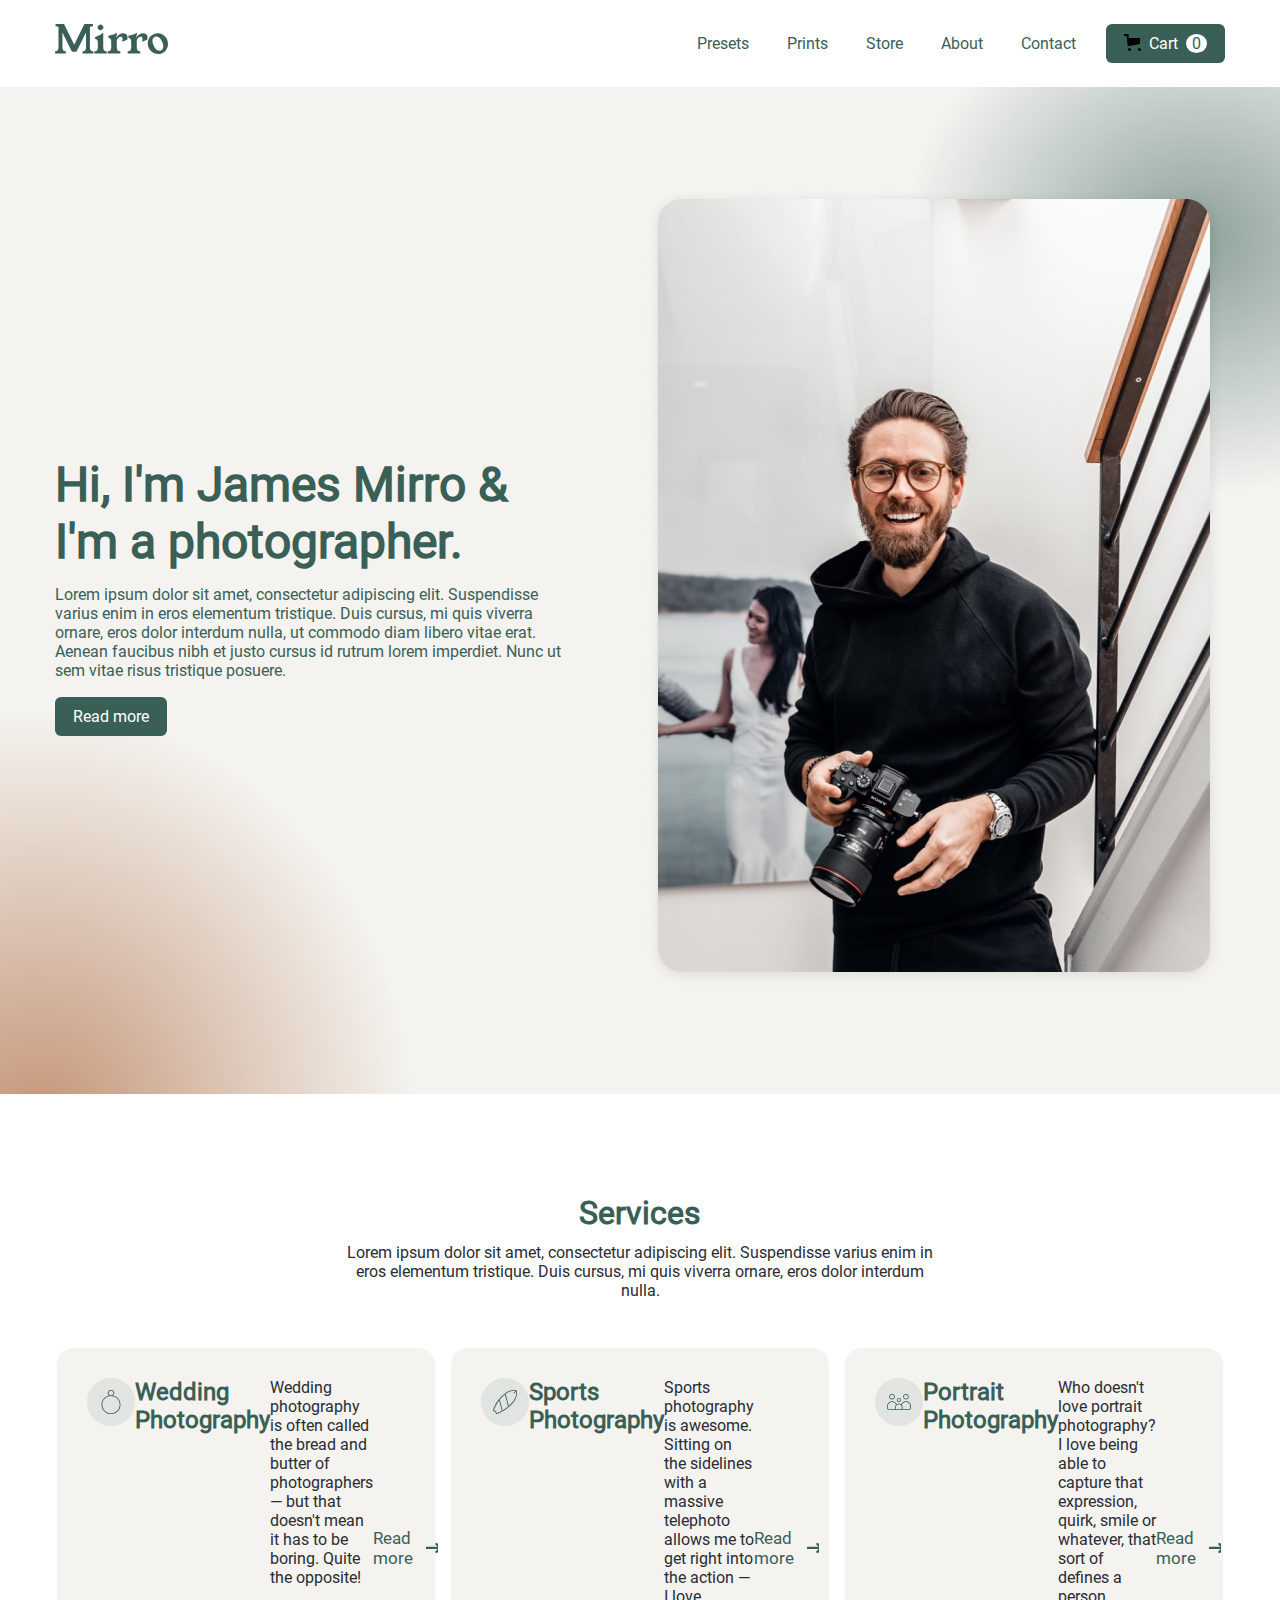
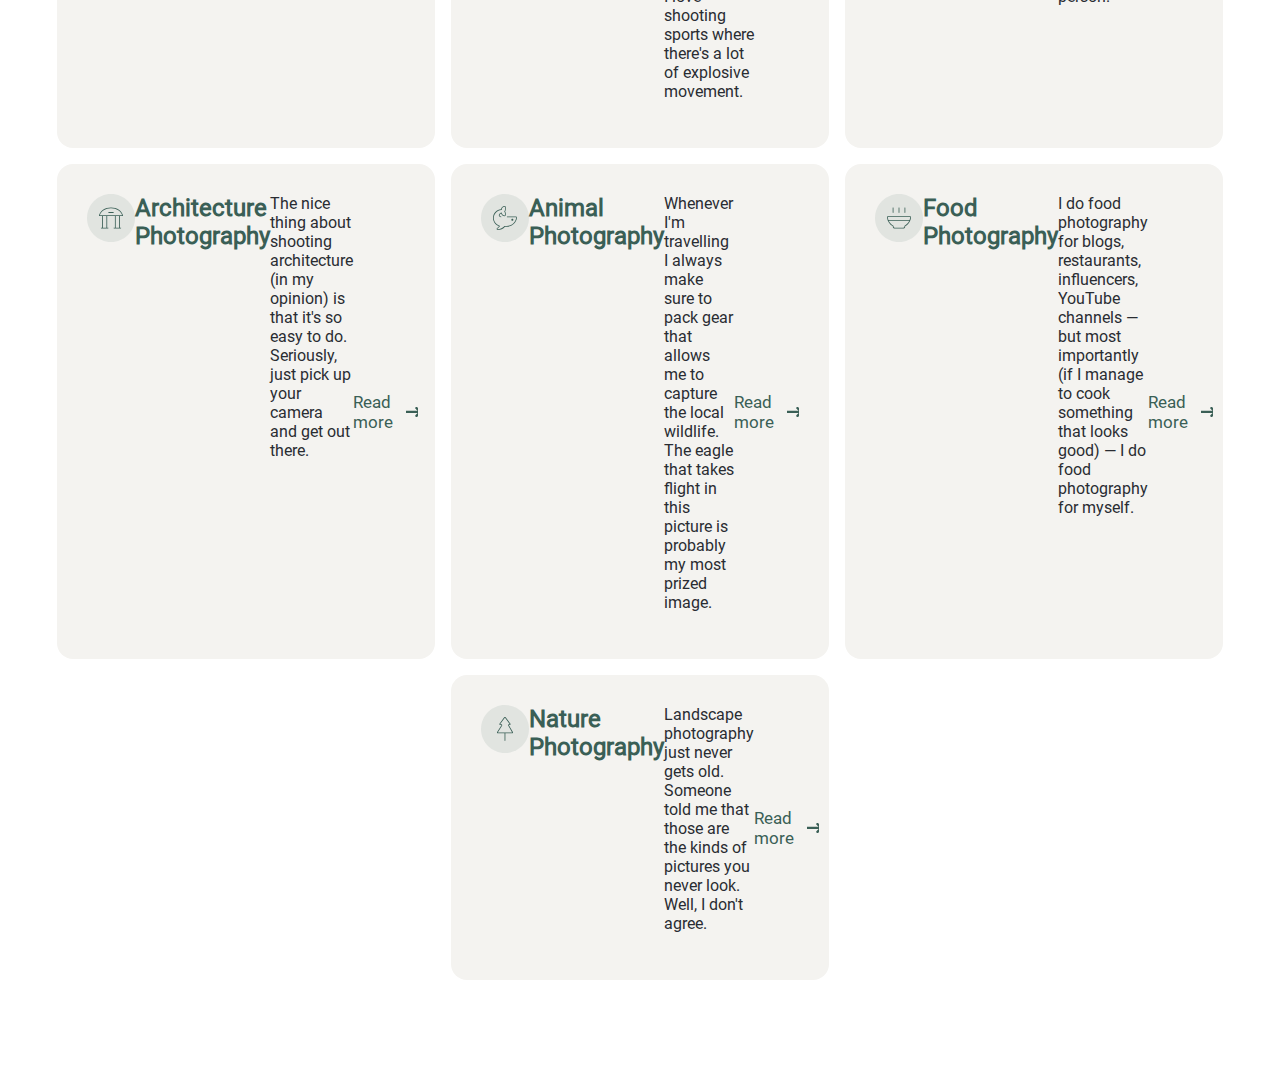
<file: photograph/photograph/photograph/photograph/index.html>
<!DOCTYPE html>
<html lang="en">
<head>
    <meta charset="UTF-8">
    <meta name="viewport" content="width=device-width, initial-scale=1.0">
    <link rel="stylesheet" href="./assets/css/style.css">
    <title>Mirro</title>
</head>
<body>
    <header class="header">
       <div class="conteiner">
          <div class="header__wrap">
           <div class="header__logo">
            <img src="./assets/img/Combined-Shape.svg" alt="logo">
          </div>
          <div class="header__box">
            <nav class="header__nav">
                <ul class="header__menu">
                    <li class="header__item">
                       <a href="#" class="header__link">Presets</a>
                    </li>
                    <li class="header__item">
                        <a href="#" class="header__link">Prints</a>
                     </li> 
                     <li class="header__item">
                        <a href="#" class="header__link">Store</a>
                     </li> 
                     <li class="header__item">
                        <a href="#" class="header__link">About</a>
                     </li>
                     <li class="header__item">
                        <a href="#" class="header__link">Contact</a>
                     </li>
                </ul>
            </nav>
            <a href="#" class="header__cart btn">Cart</a>
          </div>
          </div>
       </div>
    </header>
    <section class="main">
      <div class="conteiner">
      <div class="main__wrap">
      <div class="main__block">
         <h1 class="main__title">
            Hi, I'm James Mirro & I'm a photographer.
         </h1>
         <p class="main__text">Lorem ipsum dolor sit amet, consectetur adipiscing elit. Suspendisse varius enim in eros elementum tristique. Duis cursus, mi quis viverra ornare, eros dolor interdum nulla, ut commodo diam libero vitae erat. Aenean faucibus nibh et justo cursus id rutrum lorem imperdiet. Nunc ut sem vitae risus tristique posuere.</p>
      <a href="#" class="main__btn btn">Read more</a>
      </div>
      <div class="main__pic">
         <img src="./assets/img/IMAGE.png" alt="photo">
      </div>
   </div>
</div>
    </section>
    <section class="services">
      <div class="container">
         <h2 class="services__title">Services</h2>
         <p class="services__text services__text_center">
            Lorem ipsum dolor sit amet, consectetur adipiscing elit. Suspendisse varius enim in eros elementum tristique. Duis cursus, mi quis viverra ornare, eros dolor interdum nulla.
         </p>
         <div class="services__row">
            <div class="services__card">
              <div class="services__icon">
                <img src="./assets/img/icon1.svg" alt="icon">
            </div>
            <h4 class="services__subtitle">
               Wedding Photography
            </h4>
            <p class="services__text">
               Wedding photography is often called the bread and butter of photographers — but that doesn't mean it has to be boring. Quite the opposite!
            </p>
            <a href="#" class="services__read">
               Read more
            </a>
            </div>
            <div class="services__card">
               <div class="services__icon">
                 <img src="./assets/img/icon2.svg" alt="icon">
             </div>
             <h4 class="services__subtitle">
               Sports Photography
             </h4>
             <p class="services__text">
               Sports photography is awesome. Sitting on the sidelines with a massive telephoto allows me to get right into the action — I love shooting sports where there's a lot of explosive movement.
             </p>
             <a href="#" class="services__read">
                Read more
             </a>
             </div>
             <div class="services__card">
               <div class="services__icon">
                 <img src="./assets/img/icon3.svg" alt="icon">
             </div>
             <h4 class="services__subtitle">
               Portrait Photography
             </h4>
             <p class="services__text">
               Who doesn't love portrait photography? I love being able to capture that expression, quirk, smile or whatever, that sort of defines a person.
             </p>
             <a href="#" class="services__read">
                Read more
             </a>
             </div>
             <div class="services__card">
               <div class="services__icon">
                 <img src="./assets/img/icon4.svg" alt="icon">
             </div>
             <h4 class="services__subtitle">
               Architecture Photography
             </h4>
             <p class="services__text">
               The nice thing about shooting architecture (in my opinion) is that it's so easy to do. Seriously, just pick up your camera and get out there.
             </p>
             <a href="#" class="services__read">
                Read more
             </a>
             </div>
             <div class="services__card">
               <div class="services__icon">
                 <img src="./assets/img/icon5.svg" alt="icon">
             </div>
             <h4 class="services__subtitle">
               Animal Photography
             </h4>
             <p class="services__text">
               Whenever I'm travelling I always make sure to pack gear that allows me to capture the local wildlife. The eagle that takes flight in this picture is probably my most prized image.
             </p>
             <a href="#" class="services__read">
                Read more
             </a>
             </div>
             <div class="services__card">
               <div class="services__icon">
                 <img src="./assets/img/icon6.svg" alt="icon">
             </div>
             <h4 class="services__subtitle">
               Food Photography
             </h4>
             <p class="services__text">
               I do food photography for blogs, restaurants, influencers, YouTube channels — but most importantly (if I manage to cook something that looks good) — I do food photography for myself.
             </p>
             <a href="#" class="services__read">
                Read more
             </a>
             </div>
             
             <div class="services__card">
               <div class="services__icon">
                 <img src="./assets/img/icon7.svg" alt="icon">
             </div>
             <h4 class="services__subtitle">
               Nature Photography
             </h4>
             <p class="services__text">
                Landscape photography just never gets old. Someone told me that those are the kinds of pictures you never look. Well, I don't agree.
             </p>
             <a href="#" class="services__read">
                Read more
             </a>
             </div>
         </div>
      </div>
    </section>
    </section>
</body>
</html>
</file>
<file: photograph/photograph/photograph/photograph/assets/css/style.css>
@font-face {
  font-family: Roboto;
  src: url(../fonts/Roboto-Regular.ttf);
  font-weight: 400;
}
* {
  margin: 0;
  padding: 0;
  box-sizing: border-box;
  font-family: Roboto;
}

a {
  text-decoration: none;
}

li {
  list-style: none;
}

.conteiner {
  max-width: 1170px;
  margin: 0 auto;
}

.btn {
  color: #fff;
  background-color: #3A5F56;
  border-radius: 6px;
  padding: 10px 18px;
}

.header__wrap {
  display: flex;
  justify-content: space-between;
  padding: 24px 0;
}
.header__box {
  display: flex;
  align-items: center;
}
.header__menu {
  display: flex;
  gap: 8px;
}
.header__link {
  font-size: 16px;
  color: #3A5F56;
}
.header__link:hover {
  color: crimson;
}
.header__item {
  margin-right: 30px;
}
.header__cart {
  display: flex;
  gap: 8px;
}
.header__cart::before {
  content: "";
  background: url(../img/cart.svg);
  display: block;
  width: 17px;
  height: 17px;
}
.header__cart::after {
  content: "0";
  color: #3A5F56;
  background-color: #fff;
  padding: 0 6px;
  border-radius: 50%;
}

.main {
  background: url(../img/Frame\ \(1\).png) no-repeat center center/cover;
  padding: 100px 0;
}
.main__wrap {
  display: flex;
  gap: 64px;
  align-items: center;
}
.main__title {
  color: #3A5F56;
  font-size: 48px;
  margin-bottom: 15px;
}
.main__text {
  color: #3A5F56;
  font-size: 16px;
  margin-bottom: 27px;
}

.services {
  padding: 100px 0;
}
.services__title {
  color: #3A5F56;
  font-size: 32px;
  margin-bottom: 11px;
  text-align: center;
}
.services__text {
  color: #292C32;
  font-size: 16px;
  max-width: 590px;
  margin: 0 auto;
  margin-bottom: 17px;
}
.services__text_center {
  text-align: center;
}
.services__row {
  margin-top: 48px;
  display: flex;
  justify-content: center;
  flex-wrap: wrap;
  gap: 16px;
}
.services__card {
  display: flex;
  max-width: 378px;
  border-radius: 16px;
  background-color: #F4F3F0;
  padding: 30px;
}
.services__icon {
  width: 48px;
  height: 48px;
  margin-bottom: 9px;
}
.services__subtitle {
  color: #3A5F56;
  font-size: 24px;
  margin-bottom: 6px;
}
.services__read {
  color: #3A5F56;
  font-size: 17px;
  display: flex;
  align-items: center;
  gap: 5px;
}
.services__read::after {
  content: "";
  background: url(../img/Path.svg) no-repeat center center/cover;
  display: block;
  width: 20px;
  height: 10px;
}/*# sourceMappingURL=style.css.map */
</file>
